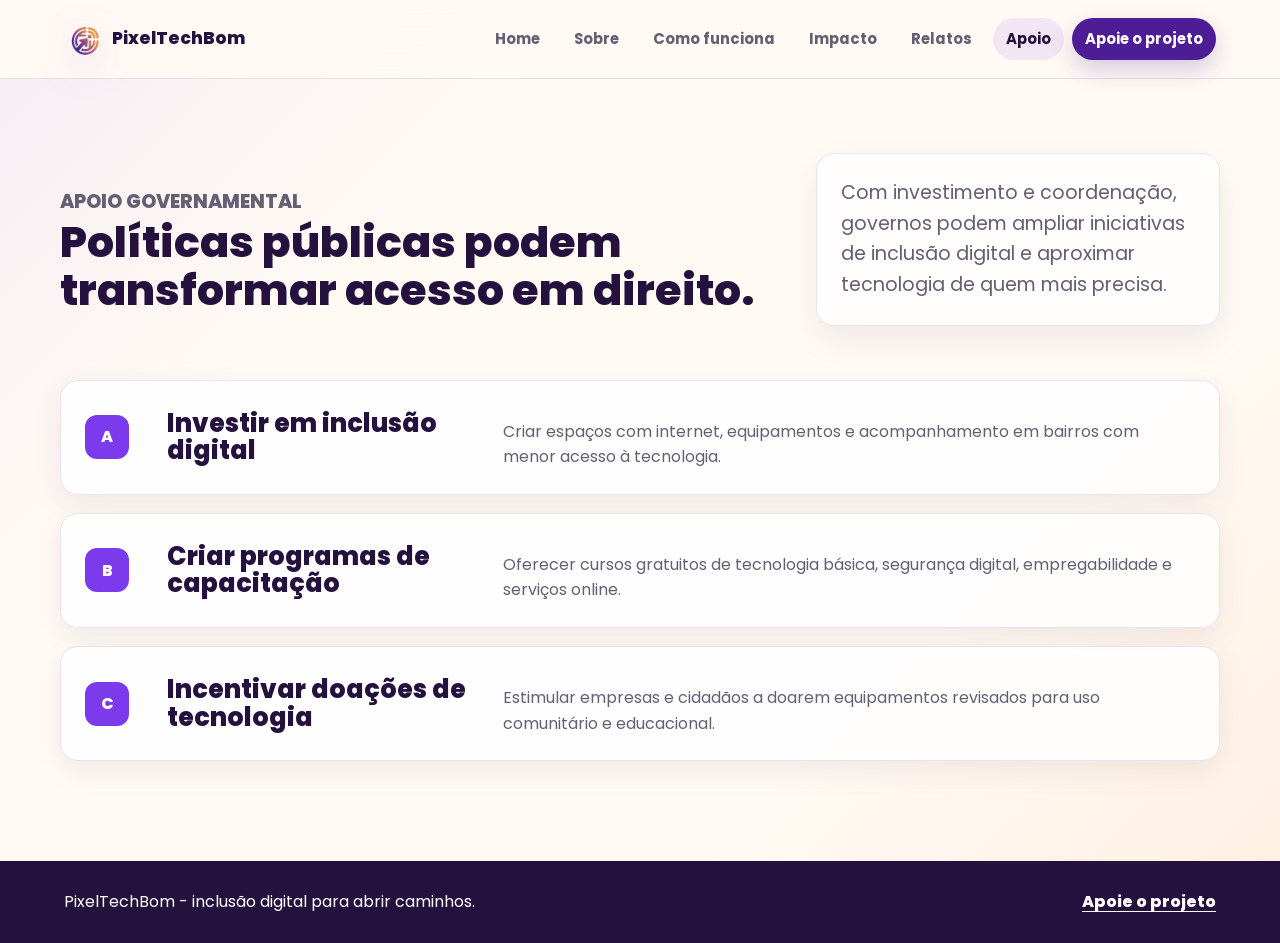
<file: PixelTech/apoio.html>
<!DOCTYPE html>
<html lang="pt-BR">
<head>
  <meta charset="UTF-8">
  <meta name="viewport" content="width=device-width, initial-scale=1.0">
  <title>Apoio governamental | PixelTechBom</title>
  <link rel="icon" type="image/png" href="logo-pixel-removebg-preview.png">
  <link rel="preconnect" href="https://fonts.googleapis.com">
  <link rel="preconnect" href="https://fonts.gstatic.com" crossorigin>
  <link href="https://fonts.googleapis.com/css2?family=Poppins:wght@400;500;600;700;800;900&display=swap" rel="stylesheet">
  <link rel="stylesheet" href="style.css">
</head>
<body>
  <header class="site-header">
    <a class="brand" href="index.html" aria-label="PixelTechBom - página inicial">
      <span class="brand-mark"><img src="logo-pixel-removebg-preview.png" alt=""></span>
      <span>PixelTechBom</span>
    </a>
    <nav class="nav-links" aria-label="Navegação principal">
      <a href="index.html">Home</a>
      <a href="sobre.html">Sobre</a>
      <a href="funcionamento.html">Como funciona</a>
      <a href="impacto.html">Impacto</a>
      <a href="relatos.html">Relatos</a>
      <a class="active" href="apoio.html">Apoio</a>
      <a class="nav-cta" href="participe.html">Apoie o projeto</a>
    </nav>
  </header>

  <main>
    <section class="page-hero">
      <div>
        <p class="eyebrow">Apoio governamental</p>
        <h1>Políticas públicas podem transformar acesso em direito.</h1>
      </div>
      <p>
        Com investimento e coordenação, governos podem ampliar iniciativas de inclusão digital e aproximar tecnologia de quem mais precisa.
      </p>
    </section>

    <section class="support-list">
      <article>
        <span class="icon-badge">A</span>
        <h2>Investir em inclusão digital</h2>
        <p>Criar espaços com internet, equipamentos e acompanhamento em bairros com menor acesso à tecnologia.</p>
      </article>
      <article>
        <span class="icon-badge">B</span>
        <h2>Criar programas de capacitação</h2>
        <p>Oferecer cursos gratuitos de tecnologia básica, segurança digital, empregabilidade e serviços online.</p>
      </article>
      <article>
        <span class="icon-badge">C</span>
        <h2>Incentivar doações de tecnologia</h2>
        <p>Estimular empresas e cidadãos a doarem equipamentos revisados para uso comunitário e educacional.</p>
      </article>
    </section>
  </main>

  <footer class="site-footer">
    <p>PixelTechBom - inclusão digital para abrir caminhos.</p>
    <a href="participe.html">Apoie o projeto</a>
  </footer>
  <script src="script.js"></script>
</body>
</html>
</file>
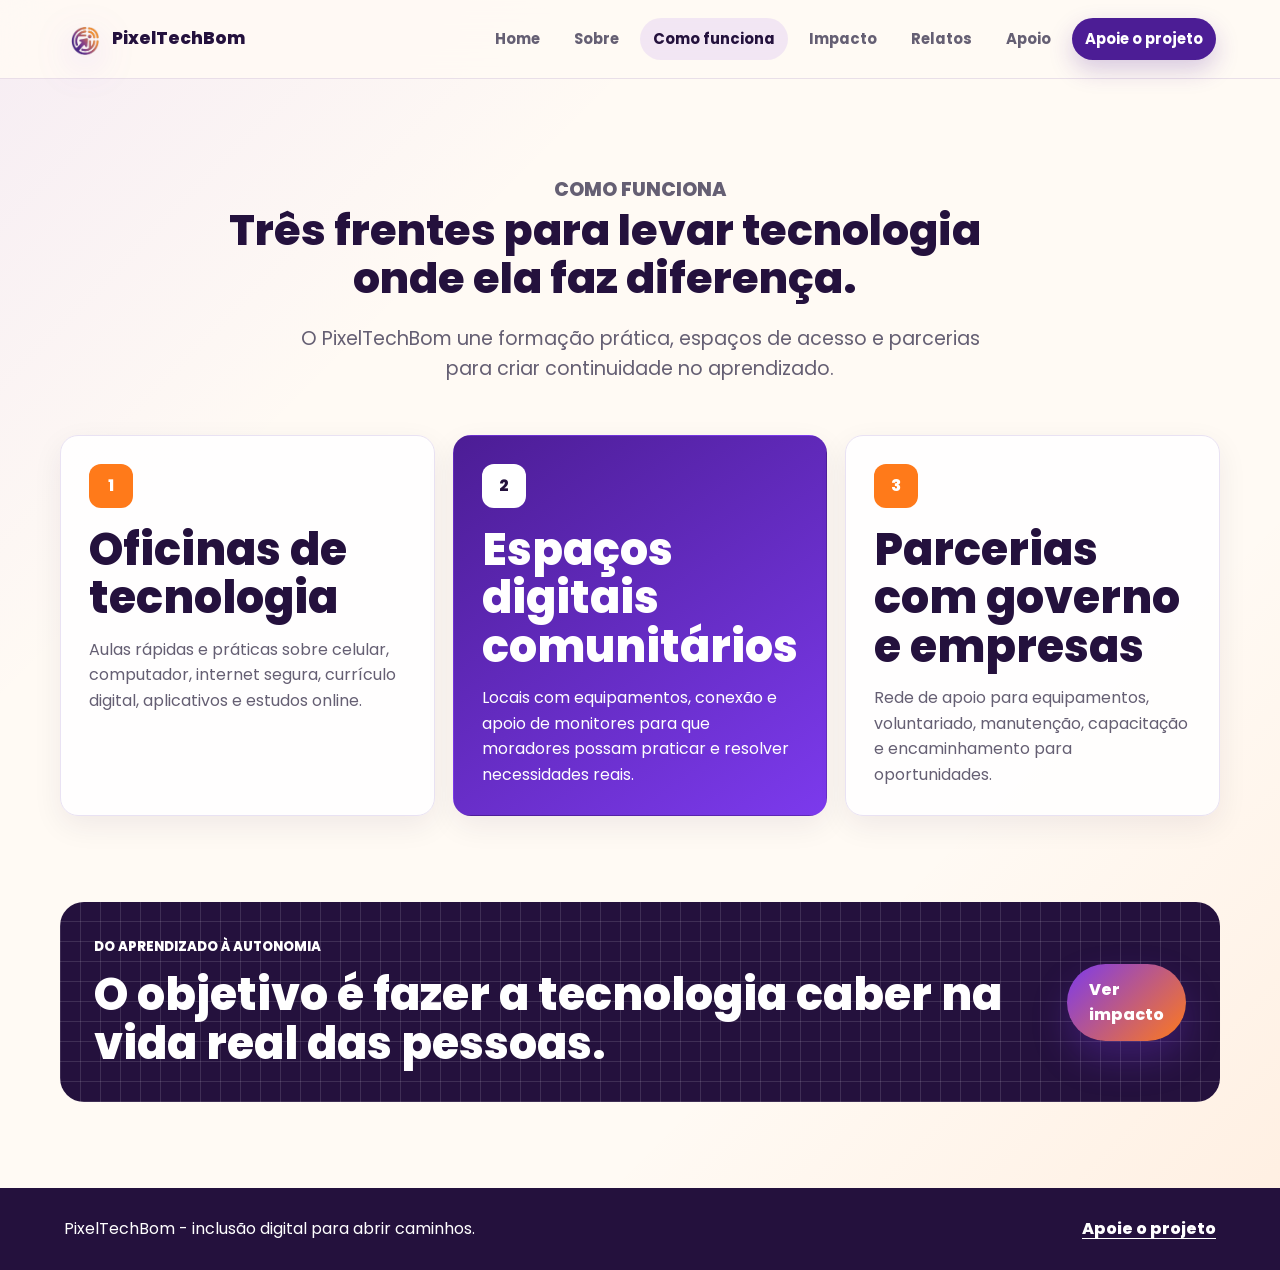
<file: PixelTech/funcionamento.html>
<!DOCTYPE html>
<html lang="pt-BR">
<head>
  <meta charset="UTF-8">
  <meta name="viewport" content="width=device-width, initial-scale=1.0">
  <title>Como funciona | PixelTechBom</title>
  <link rel="icon" type="image/png" href="logo-pixel-removebg-preview.png">
  <link rel="preconnect" href="https://fonts.googleapis.com">
  <link rel="preconnect" href="https://fonts.gstatic.com" crossorigin>
  <link href="https://fonts.googleapis.com/css2?family=Poppins:wght@400;500;600;700;800;900&display=swap" rel="stylesheet">
  <link rel="stylesheet" href="style.css">
</head>
<body>
  <header class="site-header">
    <a class="brand" href="index.html" aria-label="PixelTechBom - página inicial">
      <span class="brand-mark"><img src="logo-pixel-removebg-preview.png" alt=""></span>
      <span>PixelTechBom</span>
    </a>
    <nav class="nav-links" aria-label="Navegação principal">
      <a href="index.html">Home</a>
      <a href="sobre.html">Sobre</a>
      <a class="active" href="funcionamento.html">Como funciona</a>
      <a href="impacto.html">Impacto</a>
      <a href="relatos.html">Relatos</a>
      <a href="apoio.html">Apoio</a>
      <a class="nav-cta" href="participe.html">Apoie o projeto</a>
    </nav>
  </header>

  <main>
    <section class="page-hero center">
      <div>
        <p class="eyebrow">Como funciona</p>
        <h1>Três frentes para levar tecnologia onde ela faz diferença.</h1>
      </div>
      <p>
        O PixelTechBom une formação prática, espaços de acesso e parcerias para criar continuidade no aprendizado.
      </p>
    </section>

    <section class="steps-section">
      <article class="step-card">
        <span class="step-number">1</span>
        <h2>Oficinas de tecnologia</h2>
        <p>Aulas rápidas e práticas sobre celular, computador, internet segura, currículo digital, aplicativos e estudos online.</p>
      </article>
      <article class="step-card featured">
        <span class="step-number">2</span>
        <h2>Espaços digitais comunitários</h2>
        <p>Locais com equipamentos, conexão e apoio de monitores para que moradores possam praticar e resolver necessidades reais.</p>
      </article>
      <article class="step-card">
        <span class="step-number">3</span>
        <h2>Parcerias com governo e empresas</h2>
        <p>Rede de apoio para equipamentos, voluntariado, manutenção, capacitação e encaminhamento para oportunidades.</p>
      </article>
    </section>

    <section class="cta-band">
      <div>
        <p class="eyebrow">Do aprendizado à autonomia</p>
        <h2>O objetivo é fazer a tecnologia caber na vida real das pessoas.</h2>
      </div>
      <a class="button primary" href="impacto.html">Ver impacto</a>
    </section>
  </main>

  <footer class="site-footer">
    <p>PixelTechBom - inclusão digital para abrir caminhos.</p>
    <a href="participe.html">Apoie o projeto</a>
  </footer>
  <script src="script.js"></script>
</body>
</html>
</file>
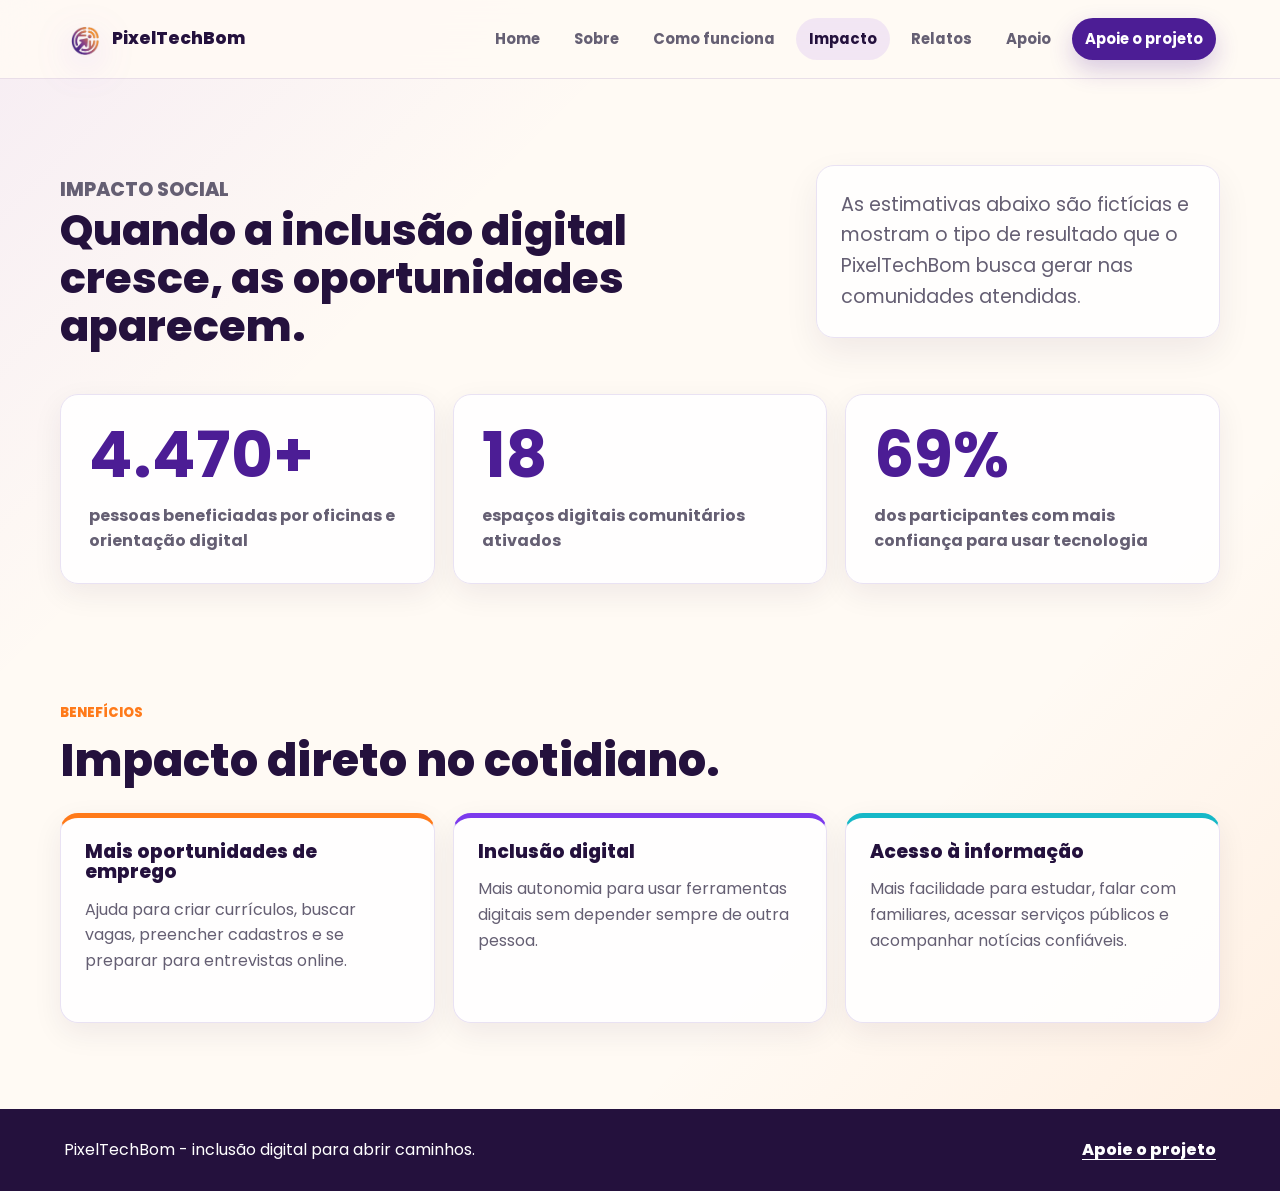
<file: PixelTech/impacto.html>
<!DOCTYPE html>
<html lang="pt-BR">
<head>
  <meta charset="UTF-8">
  <meta name="viewport" content="width=device-width, initial-scale=1.0">
  <title>Impacto social | PixelTechBom</title>
  <link rel="icon" type="image/png" href="logo-pixel-removebg-preview.png">
  <link rel="preconnect" href="https://fonts.googleapis.com">
  <link rel="preconnect" href="https://fonts.gstatic.com" crossorigin>
  <link href="https://fonts.googleapis.com/css2?family=Poppins:wght@400;500;600;700;800;900&display=swap" rel="stylesheet">
  <link rel="stylesheet" href="style.css">
</head>
<body>
  <header class="site-header">
    <a class="brand" href="index.html" aria-label="PixelTechBom - página inicial">
      <span class="brand-mark"><img src="logo-pixel-removebg-preview.png" alt=""></span>
      <span>PixelTechBom</span>
    </a>
    <nav class="nav-links" aria-label="Navegação principal">
      <a href="index.html">Home</a>
      <a href="sobre.html">Sobre</a>
      <a href="funcionamento.html">Como funciona</a>
      <a class="active" href="impacto.html">Impacto</a>
      <a href="relatos.html">Relatos</a>
      <a href="apoio.html">Apoio</a>
      <a class="nav-cta" href="participe.html">Apoie o projeto</a>
    </nav>
  </header>

  <main>
    <section class="page-hero">
      <div>
        <p class="eyebrow">Impacto social</p>
        <h1>Quando a inclusão digital cresce, as oportunidades aparecem.</h1>
      </div>
      <p>
        As estimativas abaixo são fictícias e mostram o tipo de resultado que o PixelTechBom busca gerar nas comunidades atendidas.
      </p>
    </section>

    <section class="stats-grid">
      <article class="stat-card">
        <strong>4.800+</strong>
        <span>pessoas beneficiadas por oficinas e orientação digital</span>
      </article>
      <article class="stat-card">
        <strong>18</strong>
        <span>espaços digitais comunitários ativados</span>
      </article>
      <article class="stat-card">
        <strong>72%</strong>
        <span>dos participantes com mais confiança para usar tecnologia</span>
      </article>
    </section>

    <section class="section">
      <div class="section-heading">
        <p class="eyebrow">Benefícios</p>
        <h2>Impacto direto no cotidiano.</h2>
      </div>
      <div class="feature-grid">
        <article class="card accent-orange">
          <h3>Mais oportunidades de emprego</h3>
          <p>Ajuda para criar currículos, buscar vagas, preencher cadastros e se preparar para entrevistas online.</p>
        </article>
        <article class="card accent-purple">
          <h3>Inclusão digital</h3>
          <p>Mais autonomia para usar ferramentas digitais sem depender sempre de outra pessoa.</p>
        </article>
        <article class="card accent-blue">
          <h3>Acesso à informação</h3>
          <p>Mais facilidade para estudar, falar com familiares, acessar serviços públicos e acompanhar notícias confiáveis.</p>
        </article>
      </div>
    </section>
  </main>

  <footer class="site-footer">
    <p>PixelTechBom - inclusão digital para abrir caminhos.</p>
    <a href="participe.html">Apoie o projeto</a>
  </footer>
  <script src="script.js"></script>
</body>
</html>
</file>
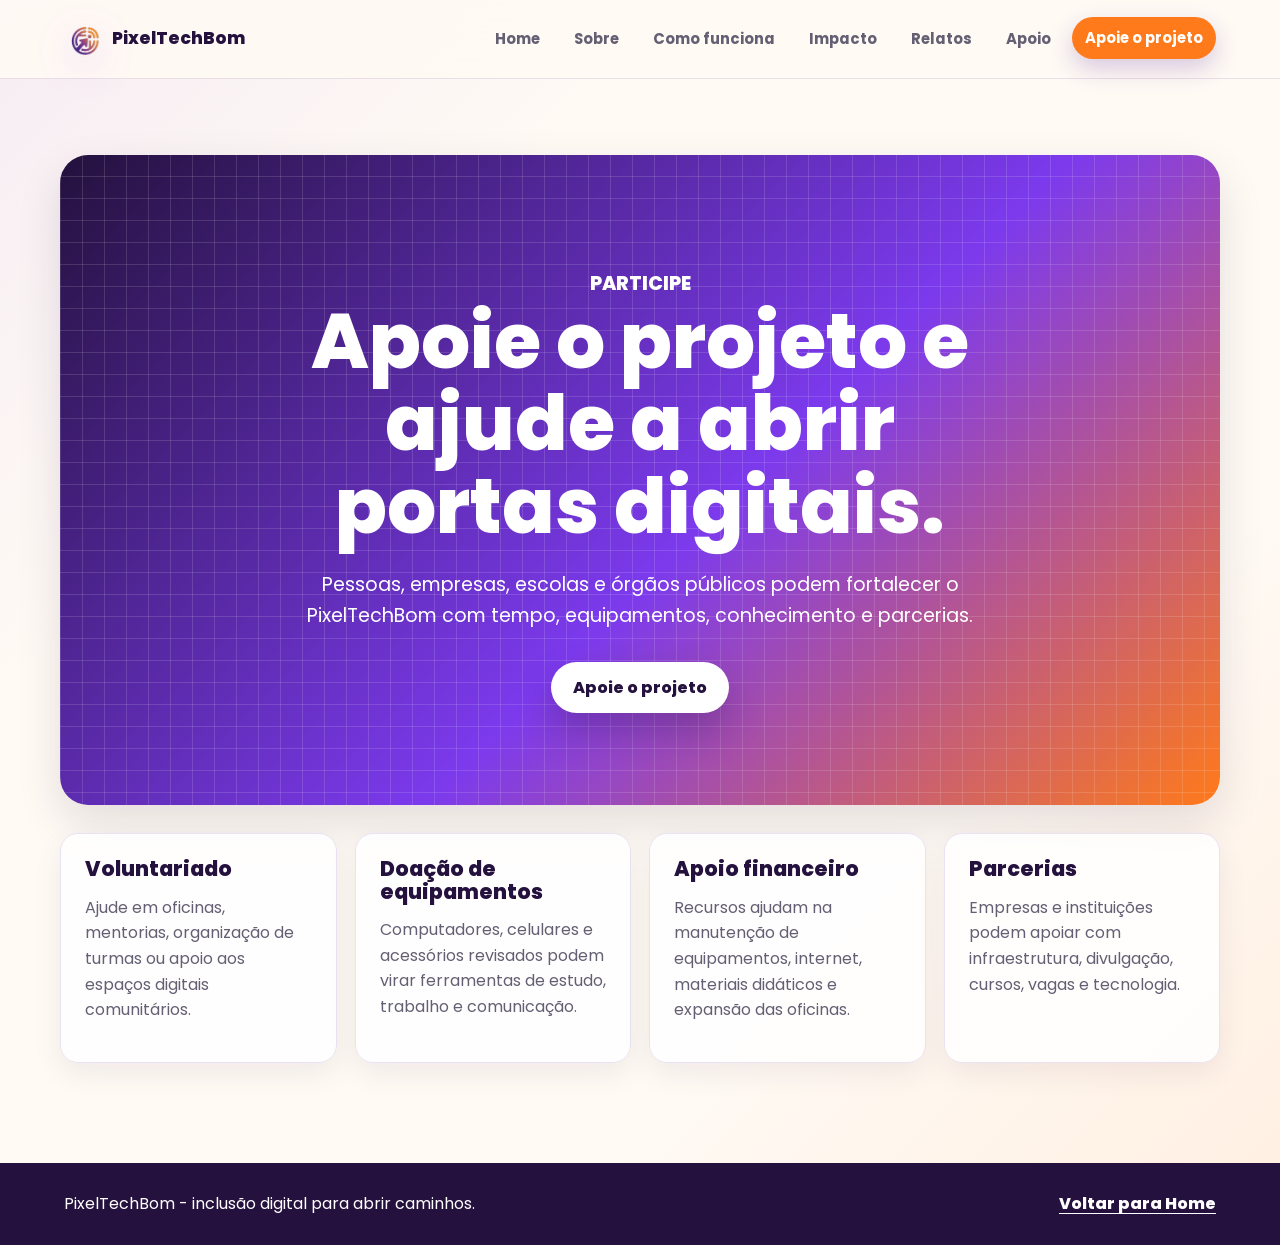
<file: PixelTech/participe.html>
<!DOCTYPE html>
<html lang="pt-BR">
<head>
  <meta charset="UTF-8">
  <meta name="viewport" content="width=device-width, initial-scale=1.0">
  <title>Participe | PixelTechBom</title>
  <link rel="icon" type="image/png" href="logo-pixel-removebg-preview.png">
  <link rel="preconnect" href="https://fonts.googleapis.com">
  <link rel="preconnect" href="https://fonts.gstatic.com" crossorigin>
  <link href="https://fonts.googleapis.com/css2?family=Poppins:wght@400;500;600;700;800;900&display=swap" rel="stylesheet">
  <link rel="stylesheet" href="style.css">
</head>
<body>
  <header class="site-header">
    <a class="brand" href="index.html" aria-label="PixelTechBom - página inicial">
      <span class="brand-mark"><img src="logo-pixel-removebg-preview.png" alt=""></span>
      <span>PixelTechBom</span>
    </a>
    <nav class="nav-links" aria-label="Navegação principal">
      <a href="index.html">Home</a>
      <a href="sobre.html">Sobre</a>
      <a href="funcionamento.html">Como funciona</a>
      <a href="impacto.html">Impacto</a>
      <a href="relatos.html">Relatos</a>
      <a href="apoio.html">Apoio</a>
      <a class="nav-cta active" href="participe.html">Apoie o projeto</a>
    </nav>
  </header>

  <main>
    <section class="final-cta">
      <p class="eyebrow">Participe</p>
      <h1>Apoie o projeto e ajude a abrir portas digitais.</h1>
      <p>
        Pessoas, empresas, escolas e órgãos públicos podem fortalecer o PixelTechBom com tempo, equipamentos, conhecimento e parcerias.
      </p>
      <a class="button primary light" href="mailto:contato@pixeltechbom.org">Apoie o projeto</a>
    </section>

    <section class="participation-grid">
      <article class="card">
        <h2>Voluntariado</h2>
        <p>Ajude em oficinas, mentorias, organização de turmas ou apoio aos espaços digitais comunitários.</p>
      </article>
      <article class="card">
        <h2>Doação de equipamentos</h2>
        <p>Computadores, celulares e acessórios revisados podem virar ferramentas de estudo, trabalho e comunicação.</p>
      </article>
      <article class="card">
        <h2>Apoio financeiro</h2>
        <p>Recursos ajudam na manutenção de equipamentos, internet, materiais didáticos e expansão das oficinas.</p>
      </article>
      <article class="card">
        <h2>Parcerias</h2>
        <p>Empresas e instituições podem apoiar com infraestrutura, divulgação, cursos, vagas e tecnologia.</p>
      </article>
    </section>
  </main>

  <footer class="site-footer">
    <p>PixelTechBom - inclusão digital para abrir caminhos.</p>
    <a href="index.html">Voltar para Home</a>
  </footer>
  <script src="script.js"></script>
</body>
</html>
</file>
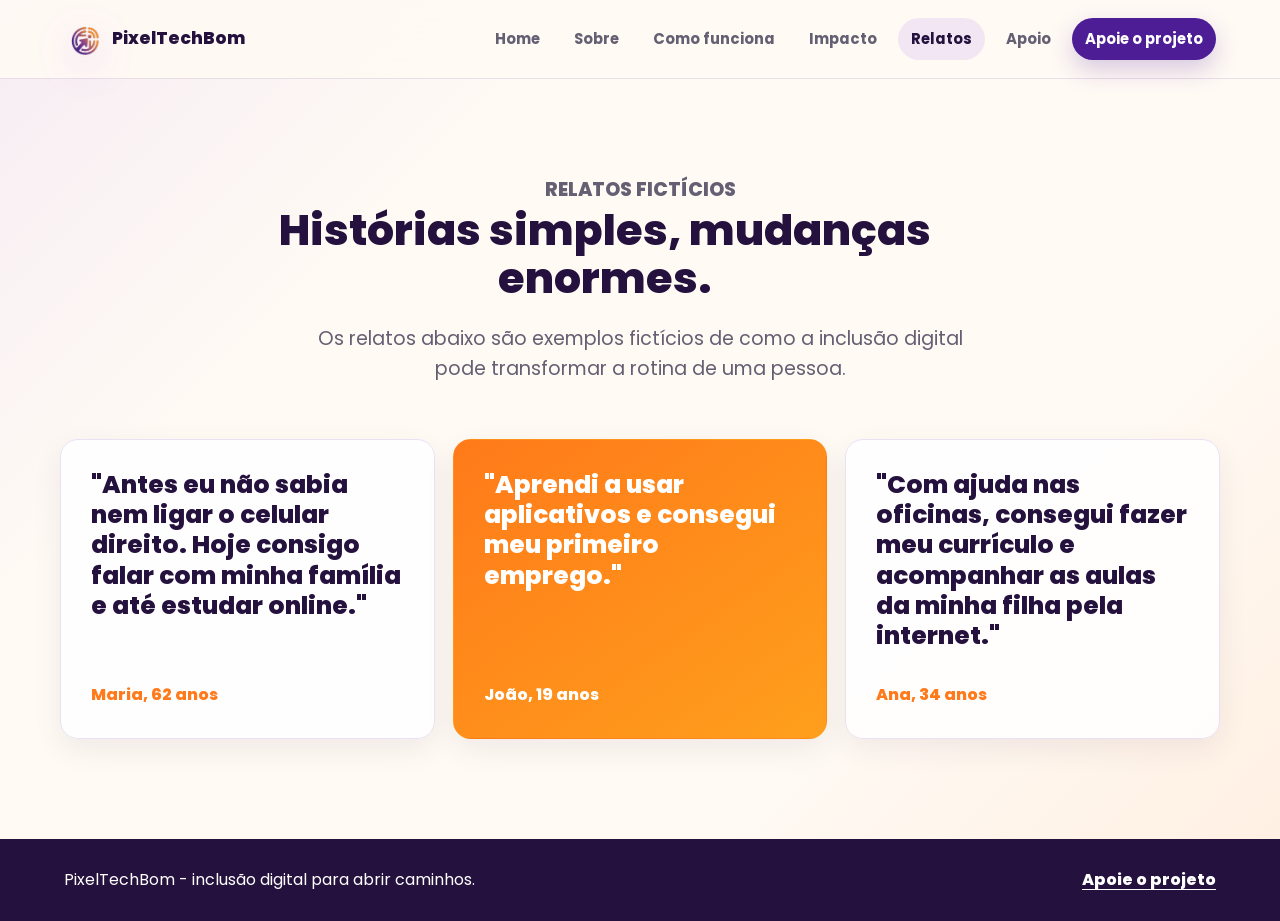
<file: PixelTech/relatos.html>
<!DOCTYPE html>
<html lang="pt-BR">
<head>
  <meta charset="UTF-8">
  <meta name="viewport" content="width=device-width, initial-scale=1.0">
  <title>Relatos | PixelTechBom</title>
  <link rel="icon" type="image/png" href="logo-pixel-removebg-preview.png">
  <link rel="preconnect" href="https://fonts.googleapis.com">
  <link rel="preconnect" href="https://fonts.gstatic.com" crossorigin>
  <link href="https://fonts.googleapis.com/css2?family=Poppins:wght@400;500;600;700;800;900&display=swap" rel="stylesheet">
  <link rel="stylesheet" href="style.css">
</head>
<body>
  <header class="site-header">
    <a class="brand" href="index.html" aria-label="PixelTechBom - página inicial">
      <span class="brand-mark"><img src="logo-pixel-removebg-preview.png" alt=""></span>
      <span>PixelTechBom</span>
    </a>
    <nav class="nav-links" aria-label="Navegação principal">
      <a href="index.html">Home</a>
      <a href="sobre.html">Sobre</a>
      <a href="funcionamento.html">Como funciona</a>
      <a href="impacto.html">Impacto</a>
      <a class="active" href="relatos.html">Relatos</a>
      <a href="apoio.html">Apoio</a>
      <a class="nav-cta" href="participe.html">Apoie o projeto</a>
    </nav>
  </header>

  <main>
    <section class="page-hero center">
      <div>
        <p class="eyebrow">Relatos fictícios</p>
        <h1>Histórias simples, mudanças enormes.</h1>
      </div>
      <p>
        Os relatos abaixo são exemplos fictícios de como a inclusão digital pode transformar a rotina de uma pessoa.
      </p>
    </section>

    <section class="testimonial-grid">
      <article class="testimonial-card">
        <p>"Antes eu não sabia nem ligar o celular direito. Hoje consigo falar com minha família e até estudar online."</p>
        <span>Maria, 62 anos</span>
      </article>
      <article class="testimonial-card bright">
        <p>"Aprendi a usar aplicativos e consegui meu primeiro emprego."</p>
        <span>João, 19 anos</span>
      </article>
      <article class="testimonial-card">
        <p>"Com ajuda nas oficinas, consegui fazer meu currículo e acompanhar as aulas da minha filha pela internet."</p>
        <span>Ana, 34 anos</span>
      </article>
    </section>
  </main>

  <footer class="site-footer">
    <p>PixelTechBom - inclusão digital para abrir caminhos.</p>
    <a href="participe.html">Apoie o projeto</a>
  </footer>
  <script src="script.js"></script>
</body>
</html>
</file>
<file: PixelTech/style.css>
:root {
  --purple-950: #24113d;
  --purple-800: #4c1d95;
  --purple-600: #7c3aed;
  --orange-500: #ff7a1a;
  --orange-400: #ff9f1c;
  --cyan-500: #16b8c7;
  --ink: #171421;
  --muted: #655f73;
  --line: #e9e2f3;
  --surface: #ffffff;
  --soft: #fff7ed;
  --page: #fffaf4;
  --shadow: 0 18px 45px rgba(36, 17, 61, 0.12);
}

* {
  box-sizing: border-box;
}

html {
  scroll-behavior: smooth;
}

body {
  margin: 0;
  color: var(--ink);
  background:
    linear-gradient(135deg, rgba(124, 58, 237, 0.07), transparent 28%),
    linear-gradient(315deg, rgba(255, 122, 26, 0.09), transparent 30%),
    var(--page);
  font-family: "Poppins", Arial, sans-serif;
  line-height: 1.6;
  overflow-x: hidden;
}

body.modal-open {
  overflow: hidden;
}

a {
  color: inherit;
  text-decoration: none;
}

img {
  display: block;
  max-width: 100%;
}

.site-header {
  position: sticky;
  top: 0;
  z-index: 10;
  display: flex;
  align-items: center;
  justify-content: space-between;
  gap: 24px;
  padding: 18px clamp(18px, 5vw, 72px);
  background: rgba(255, 250, 244, 0.9);
  border-bottom: 1px solid rgba(76, 29, 149, 0.12);
  backdrop-filter: blur(18px);
  transition: transform 220ms ease, box-shadow 220ms ease;
}

.site-header.is-scrolled {
  box-shadow: 0 14px 35px rgba(36, 17, 61, 0.1);
}

.brand {
  display: inline-flex;
  align-items: center;
  gap: 10px;
  color: var(--purple-950);
  font-size: 1.08rem;
  font-weight: 800;
  white-space: nowrap;
}

.brand-mark {
  display: grid;
  width: 38px;
  height: 38px;
  overflow: visible;
  place-items: center;
  background: transparent;
  border-radius: 10px;
  box-shadow: none;
}

.brand-mark img {
  width: 42px;
  height: 42px;
  max-width: none;
  object-fit: contain;
  object-position: center;
  filter: drop-shadow(0 10px 18px rgba(124, 58, 237, 0.26));
}

.nav-links {
  display: flex;
  align-items: center;
  justify-content: flex-end;
  flex-wrap: wrap;
  gap: 8px;
}

.nav-links a {
  flex: 0 0 auto;
  min-height: 40px;
  padding: 9px 13px;
  color: var(--muted);
  border-radius: 999px;
  font-size: 0.93rem;
  font-weight: 700;
  transition: 180ms ease;
}

.nav-links a:hover,
.nav-links a.active {
  color: var(--purple-950);
  background: rgba(124, 58, 237, 0.1);
}

.nav-links .nav-cta {
  color: #ffffff;
  background: var(--purple-800);
  box-shadow: 0 10px 25px rgba(76, 29, 149, 0.22);
}

.nav-links .nav-cta:hover,
.nav-links .nav-cta.active {
  color: #ffffff;
  background: var(--orange-500);
  transform: translateY(-1px);
}

main {
  overflow: hidden;
}

.hero {
  display: grid;
  grid-template-columns: minmax(0, 1.05fr) minmax(320px, 0.95fr);
  align-items: center;
  gap: clamp(32px, 5vw, 72px);
  min-height: calc(100vh - 76px);
  padding: clamp(52px, 8vw, 96px) clamp(18px, 5vw, 72px);
}

.hero-copy {
  width: 100%;
  max-width: 740px;
  min-width: 0;
}

.eyebrow {
  margin: 0 0 14px;
  color: var(--orange-500);
  font-size: 0.82rem;
  font-weight: 800;
  letter-spacing: 0;
  text-transform: uppercase;
}

h1,
h2,
h3,
p {
  overflow-wrap: anywhere;
}

h1,
h2,
h3 {
  margin: 0;
  color: var(--purple-950);
  line-height: 1.08;
  letter-spacing: 0;
}

h1 {
  width: 100%;
  max-width: 780px;
  font-size: clamp(2.45rem, 6vw, 5.6rem);
  font-weight: 800;
}

h2 {
  font-size: clamp(1.7rem, 3.5vw, 3rem);
  font-weight: 800;
}

h3 {
  font-size: 1.18rem;
  font-weight: 800;
}

.hero-text,
.page-hero p,
.final-cta p {
  max-width: 690px;
  margin: 22px 0 0;
  color: var(--muted);
  font-size: clamp(1rem, 1.5vw, 1.2rem);
}

.hero-actions {
  display: flex;
  flex-wrap: wrap;
  gap: 14px;
  margin-top: 32px;
}

.button {
  display: inline-flex;
  align-items: center;
  justify-content: center;
  min-height: 50px;
  padding: 13px 22px;
  border-radius: 999px;
  font-weight: 800;
  transition: 180ms ease;
}

.button:hover {
  transform: translateY(-2px);
}

.button.primary {
  color: #ffffff;
  background: linear-gradient(135deg, var(--purple-600), var(--orange-500));
  box-shadow: 0 18px 36px rgba(124, 58, 237, 0.26);
}

.button.primary.light {
  color: var(--purple-950);
  background: #ffffff;
  box-shadow: 0 18px 36px rgba(36, 17, 61, 0.25);
}

.button.secondary {
  color: var(--purple-800);
  background: #ffffff;
  border: 1px solid var(--line);
}

.hero-visual {
  position: relative;
  min-height: 520px;
  isolation: isolate;
}

.hero-visual::before {
  position: absolute;
  top: -18px;
  right: -18px;
  width: 52%;
  height: 54%;
  content: "";
  background:
    linear-gradient(90deg, rgba(255, 255, 255, 0.24) 1px, transparent 1px),
    linear-gradient(0deg, rgba(255, 255, 255, 0.24) 1px, transparent 1px),
    linear-gradient(135deg, var(--purple-600), var(--orange-500));
  background-size: 18px 18px, 18px 18px, auto;
  border-radius: 28px;
  transform: rotate(4deg);
}

.hero-visual img {
  position: relative;
  width: 100%;
  height: 520px;
  object-fit: cover;
  border: 8px solid #ffffff;
  border-radius: 30px;
  box-shadow: var(--shadow);
}

.floating-card {
  position: absolute;
  z-index: 2;
  right: clamp(8px, 3vw, 28px);
  display: grid;
  gap: 2px;
  max-width: 210px;
  padding: 16px 18px;
  background: rgba(255, 255, 255, 0.94);
  border: 1px solid rgba(124, 58, 237, 0.15);
  border-radius: 18px;
  box-shadow: var(--shadow);
}

.floating-card.top {
  top: 24px;
}

.floating-card.bottom {
  right: auto;
  bottom: 30px;
  left: 18px;
}

.floating-card strong {
  color: var(--purple-800);
  font-size: 1.45rem;
  line-height: 1;
}

.floating-card span {
  color: var(--muted);
  font-size: 0.9rem;
  font-weight: 700;
}

.section,
.split-section,
.steps-section,
.stats-grid,
.testimonial-grid,
.support-list,
.participation-grid,
.cta-band,
.page-hero,
.final-cta {
  width: min(1160px, calc(100% - 36px));
  margin: 0 auto;
}

.section {
  padding: clamp(52px, 7vw, 86px) 0;
}

.section.compact {
  padding-top: 16px;
}

.reveal-on-scroll {
  opacity: 0;
  transform: translateY(22px);
  transition: opacity 600ms ease, transform 600ms ease;
}

.reveal-on-scroll.is-visible {
  opacity: 1;
  transform: translateY(0);
}

.card.reveal-on-scroll,
.step-card.reveal-on-scroll,
.stat-card.reveal-on-scroll,
.testimonial-card.reveal-on-scroll,
.support-list article.reveal-on-scroll {
  transition: opacity 600ms ease, transform 600ms ease, box-shadow 180ms ease;
}

@media (prefers-reduced-motion: reduce) {
  html {
    scroll-behavior: auto;
  }

  *,
  *::before,
  *::after {
    transition-duration: 0.01ms !important;
    animation-duration: 0.01ms !important;
    animation-iteration-count: 1 !important;
  }

  .reveal-on-scroll {
    opacity: 1;
    transform: none;
  }
}

.section.tinted {
  width: 100%;
  max-width: none;
  margin-top: 30px;
  padding-right: clamp(18px, 5vw, 72px);
  padding-left: clamp(18px, 5vw, 72px);
  background: linear-gradient(135deg, rgba(124, 58, 237, 0.09), rgba(255, 122, 26, 0.12));
}

.section-heading {
  max-width: 760px;
  margin-bottom: 28px;
}

.feature-grid,
.stats-grid,
.testimonial-grid,
.participation-grid {
  display: grid;
  grid-template-columns: repeat(3, minmax(0, 1fr));
  gap: 18px;
}

.feature-grid.two {
  grid-template-columns: repeat(2, minmax(0, 1fr));
}

.card,
.stat-card,
.testimonial-card,
.step-card,
.support-list article {
  min-width: 0;
  background: rgba(255, 255, 255, 0.88);
  border: 1px solid var(--line);
  border-radius: 18px;
  box-shadow: 0 10px 30px rgba(36, 17, 61, 0.07);
}

.card {
  min-height: 210px;
  padding: 24px;
  transition: 180ms ease;
}

.card:hover,
.step-card:hover,
.support-list article:hover {
  transform: translateY(-4px);
  box-shadow: var(--shadow);
}

.card p,
.step-card p,
.support-list p {
  margin: 14px 0 0;
  color: var(--muted);
}

.icon-badge,
.step-number {
  display: grid;
  width: 44px;
  height: 44px;
  margin-bottom: 18px;
  place-items: center;
  color: #ffffff;
  background: var(--orange-500);
  border-radius: 12px;
  font-weight: 800;
}

.page-hero {
  display: grid;
  grid-template-columns: minmax(0, 0.95fr) minmax(300px, 0.55fr);
  gap: clamp(28px, 5vw, 58px);
  align-items: center;
  padding: clamp(42px, 6vw, 74px) 0 26px;
}

.page-hero h1 {
  max-width: 780px;
  font-size: clamp(2.2rem, 3.35vw, 3.4rem);
  line-height: 1.12;
}

.page-hero:not(.center) > p {
  align-self: center;
  margin: 0;
  padding: 24px;
  background: rgba(255, 255, 255, 0.82);
  border: 1px solid var(--line);
  border-radius: 18px;
  box-shadow: 0 14px 35px rgba(36, 17, 61, 0.07);
}

.page-hero.center {
  display: block;
  max-width: 850px;
  text-align: center;
}

.page-hero.center p {
  margin-right: auto;
  margin-left: auto;
}

.split-section {
  display: grid;
  grid-template-columns: minmax(0, 0.9fr) minmax(300px, 1fr);
  gap: 34px;
  align-items: center;
  padding: 34px 0 clamp(52px, 7vw, 86px);
}

.text-stack {
  display: grid;
  gap: 18px;
}

.text-stack p {
  margin: 0;
  color: var(--muted);
  font-size: 1.05rem;
}

.image-panel {
  position: relative;
}

.image-panel::after {
  position: absolute;
  right: -12px;
  bottom: -12px;
  width: 42%;
  height: 42%;
  content: "";
  background: var(--orange-500);
  border-radius: 18px;
  z-index: -1;
}

.image-panel img {
  width: 100%;
  height: 420px;
  object-fit: cover;
  border: 8px solid #ffffff;
  border-radius: 24px;
  box-shadow: var(--shadow);
}

.steps-section {
  display: grid;
  grid-template-columns: repeat(3, minmax(0, 1fr));
  gap: 18px;
  padding: 24px 0 clamp(52px, 7vw, 86px);
}

.step-card {
  min-height: 330px;
  padding: 28px;
  transition: 180ms ease;
}

.step-card.featured {
  color: #ffffff;
  background: linear-gradient(145deg, var(--purple-800), var(--purple-600));
  border-color: transparent;
}

.step-card.featured h2,
.step-card.featured p {
  color: #ffffff;
}

.step-card.featured .step-number {
  color: var(--purple-950);
  background: #ffffff;
}

.cta-band {
  display: flex;
  align-items: center;
  justify-content: space-between;
  gap: 24px;
  margin-bottom: clamp(52px, 7vw, 86px);
  padding: 34px;
  color: #ffffff;
  background:
    linear-gradient(90deg, rgba(255, 255, 255, 0.12) 1px, transparent 1px),
    linear-gradient(0deg, rgba(255, 255, 255, 0.12) 1px, transparent 1px),
    var(--purple-950);
  background-size: 20px 20px, 20px 20px, auto;
  border-radius: 24px;
}

.cta-band h2,
.cta-band .eyebrow {
  color: #ffffff;
}

.stats-grid {
  padding: 18px 0 32px;
}

.stat-card {
  min-height: 190px;
  padding: 28px;
}

.stat-card strong {
  display: block;
  color: var(--purple-800);
  font-size: clamp(2.4rem, 5vw, 4rem);
  line-height: 1;
}

.stat-card span {
  display: block;
  margin-top: 16px;
  color: var(--muted);
  font-weight: 700;
}

.accent-orange {
  border-top: 5px solid var(--orange-500);
}

.accent-purple {
  border-top: 5px solid var(--purple-600);
}

.accent-blue {
  border-top: 5px solid var(--cyan-500);
}

.testimonial-grid {
  padding: 28px 0 clamp(62px, 8vw, 100px);
}

.testimonial-card {
  display: flex;
  min-height: 300px;
  padding: 30px;
  flex-direction: column;
  justify-content: space-between;
}

.testimonial-card p {
  margin: 0;
  color: var(--purple-950);
  font-size: clamp(1.2rem, 2vw, 1.55rem);
  font-weight: 800;
  line-height: 1.22;
}

.testimonial-card span {
  margin-top: 24px;
  color: var(--orange-500);
  font-weight: 800;
}

.testimonial-card.bright {
  background: linear-gradient(145deg, var(--orange-500), var(--orange-400));
  border-color: transparent;
}

.testimonial-card.bright p,
.testimonial-card.bright span {
  color: #ffffff;
}

.support-list {
  display: grid;
  gap: 18px;
  padding: 28px 0 clamp(62px, 8vw, 100px);
}

.support-list article {
  display: grid;
  grid-template-columns: 64px minmax(0, 0.46fr) minmax(260px, 1fr);
  gap: 18px;
  align-items: center;
  padding: 24px;
  transition: 180ms ease;
}

.support-list .icon-badge {
  margin: 0;
  background: var(--purple-600);
}

.support-list h2 {
  font-size: clamp(1.25rem, 2vw, 1.8rem);
}

.final-cta {
  margin-top: clamp(40px, 7vw, 76px);
  padding: clamp(48px, 8vw, 92px);
  color: #ffffff;
  text-align: center;
  background:
    linear-gradient(90deg, rgba(255, 255, 255, 0.13) 1px, transparent 1px),
    linear-gradient(0deg, rgba(255, 255, 255, 0.13) 1px, transparent 1px),
    linear-gradient(135deg, var(--purple-950), var(--purple-600) 56%, var(--orange-500));
  background-size: 22px 22px, 22px 22px, auto;
  border-radius: 28px;
  box-shadow: var(--shadow);
}

.final-cta h1,
.final-cta p,
.final-cta .eyebrow {
  color: #ffffff;
}

.final-cta h1,
.final-cta p {
  margin-right: auto;
  margin-left: auto;
}

.final-cta .button {
  margin-top: 30px;
}

.participation-grid {
  grid-template-columns: repeat(4, minmax(0, 1fr));
  padding: 28px 0 clamp(62px, 8vw, 100px);
}

.participation-grid .card {
  min-height: 230px;
}

.participation-grid h2 {
  font-size: 1.3rem;
}

.site-footer {
  display: flex;
  justify-content: space-between;
  gap: 20px;
  padding: 28px clamp(18px, 5vw, 72px);
  color: #ffffff;
  background: var(--purple-950);
}

.site-footer p {
  margin: 0;
}

.site-footer a {
  color: #ffffff;
  font-weight: 800;
  text-decoration: underline;
  text-underline-offset: 4px;
}

.support-modal {
  position: fixed;
  inset: 0;
  z-index: 100;
  display: grid;
  place-items: center;
  padding: 22px;
  opacity: 0;
  pointer-events: none;
  transition: opacity 220ms ease;
}

.support-modal.is-open {
  opacity: 1;
  pointer-events: auto;
}

.support-modal__backdrop {
  position: absolute;
  inset: 0;
  background: rgba(36, 17, 61, 0.62);
  backdrop-filter: blur(8px);
}

.support-modal__dialog {
  position: relative;
  width: min(620px, 100%);
  max-height: min(92vh, 780px);
  overflow: auto;
  padding: clamp(24px, 5vw, 38px);
  background:
    linear-gradient(135deg, rgba(124, 58, 237, 0.08), transparent 42%),
    #ffffff;
  border: 1px solid rgba(124, 58, 237, 0.16);
  border-radius: 22px;
  box-shadow: 0 28px 80px rgba(18, 8, 31, 0.32);
  transform: translateY(16px) scale(0.98);
  transition: transform 220ms ease;
}

.support-modal.is-open .support-modal__dialog {
  transform: translateY(0) scale(1);
}

.support-modal__close {
  position: absolute;
  top: 16px;
  right: 16px;
  display: grid;
  width: 40px;
  height: 40px;
  place-items: center;
  color: var(--purple-950);
  background: var(--soft);
  border: 1px solid var(--line);
  border-radius: 999px;
  cursor: pointer;
  font: inherit;
  font-size: 1.4rem;
  font-weight: 800;
}

.support-modal__dialog h2 {
  max-width: 500px;
  padding-right: 36px;
  font-size: clamp(1.7rem, 4vw, 2.5rem);
}

.support-modal__intro {
  max-width: 480px;
  margin: 14px 0 22px;
  color: var(--muted);
}

.support-form {
  display: grid;
  grid-template-columns: repeat(2, minmax(0, 1fr));
  gap: 14px;
}

.support-form label {
  display: grid;
  gap: 7px;
  color: var(--purple-950);
  font-size: 0.9rem;
  font-weight: 800;
}

.support-form__full,
.support-form__submit {
  grid-column: 1 / -1;
}

.support-form input,
.support-form select,
.support-form textarea {
  width: 100%;
  min-height: 48px;
  padding: 12px 14px;
  color: var(--ink);
  background: #fffaf4;
  border: 1px solid var(--line);
  border-radius: 14px;
  font: inherit;
  outline: none;
  transition: border-color 180ms ease, box-shadow 180ms ease;
}

.support-form textarea {
  resize: vertical;
}

.support-form input:focus,
.support-form select:focus,
.support-form textarea:focus {
  border-color: var(--purple-600);
  box-shadow: 0 0 0 4px rgba(124, 58, 237, 0.12);
}

.support-form__submit {
  border: 0;
  cursor: pointer;
  font: inherit;
}

@media (max-width: 980px) {
  .site-header {
    align-items: flex-start;
    flex-direction: column;
  }

  .nav-links {
    justify-content: flex-start;
  }

  .hero,
  .page-hero,
  .split-section,
  .steps-section,
  .feature-grid,
  .feature-grid.two,
  .stats-grid,
  .testimonial-grid,
  .participation-grid {
    grid-template-columns: 1fr;
  }

  .hero {
    min-height: auto;
  }

  .hero-visual,
  .hero-visual img {
    min-height: 360px;
    height: 420px;
  }

  .support-list article {
    grid-template-columns: 52px 1fr;
  }

  .support-list p {
    grid-column: 1 / -1;
  }

  .cta-band {
    align-items: flex-start;
    flex-direction: column;
  }

  .page-hero:not(.center) > p {
    margin-top: 0;
  }
}

@media (max-width: 620px) {
  .site-header {
    padding: 14px 16px;
    will-change: transform;
  }

  .site-header.is-hidden-mobile {
    transform: translateY(calc(-100% - 8px));
    pointer-events: none;
  }

  .brand-mark {
    width: 34px;
    height: 34px;
  }

  .nav-links {
    align-self: stretch;
    display: grid;
    grid-template-columns: repeat(2, minmax(0, 1fr));
    width: auto;
    max-width: none;
    gap: 7px;
    padding-right: 16px;
  }

  .nav-links a {
    display: inline-flex;
    align-items: center;
    justify-content: center;
    width: 100%;
    min-height: 36px;
    padding: 8px 9px;
    font-size: 0.82rem;
    text-align: center;
    white-space: normal;
    border-radius: 12px;
  }

  .nav-links .nav-cta {
    grid-column: 1 / -1;
  }

  .hero,
  .page-hero {
    padding-top: 38px;
  }

  .page-hero {
    padding-bottom: 18px;
  }

  .page-hero h1 {
    font-size: clamp(2rem, 9vw, 2.8rem);
  }

  .page-hero:not(.center) > p {
    padding: 18px;
    border-radius: 16px;
  }

  .hero {
    width: 100vw;
    max-width: 100vw;
    padding-right: 24px;
    padding-left: 24px;
  }

  .hero-copy,
  .hero-text,
  .hero h1,
  .hero-visual {
    width: calc(100vw - 48px);
    max-width: calc(100vw - 48px);
  }

  h1 {
    font-size: clamp(1.95rem, 9vw, 2.5rem);
  }

  .hero h1 {
    width: min(100%, 12ch);
    max-width: 12ch;
  }

  .hero-text {
    width: min(100%, 34ch);
    max-width: 34ch;
  }

  .hero-visual {
    display: flex;
    flex-direction: column;
    height: auto;
    min-height: 0;
    gap: 12px;
  }

  .hero-visual::before {
    top: -12px;
    right: -8px;
    width: 38%;
    height: 160px;
  }

  .hero-visual img {
    height: 320px;
    border-width: 5px;
    border-radius: 22px;
  }

  .floating-card {
    position: relative;
    top: auto;
    right: auto;
    bottom: auto;
    left: auto;
    display: flex;
    flex-direction: column;
    justify-content: center;
    gap: 4px;
    width: 100%;
    max-width: none;
    min-height: 86px;
    margin-top: 0;
    padding: 14px 16px;
    border-radius: 14px;
  }

  .floating-card.top,
  .floating-card.bottom {
    top: auto;
    right: auto;
    bottom: auto;
    left: auto;
  }

  .floating-card strong {
    font-size: 1.34rem;
  }

  .floating-card span {
    font-size: 0.86rem;
    line-height: 1.35;
  }

  .section.compact {
    padding-top: 44px;
  }

  .card,
  .stat-card,
  .testimonial-card,
  .step-card,
  .support-list article,
  .cta-band,
  .final-cta {
    border-radius: 16px;
  }

  .final-cta {
    width: calc(100% - 28px);
    padding: 40px 20px;
  }

  .site-footer {
    flex-direction: column;
  }

  .support-modal {
    align-items: end;
    padding: 12px;
  }

  .support-modal__dialog {
    max-height: calc(100vh - 24px);
    padding: 22px 20px;
    border-radius: 20px;
  }

  .support-modal__dialog h2 {
    font-size: 1.65rem;
  }

  .support-form {
    grid-template-columns: 1fr;
    gap: 10px;
  }

  .support-form input,
  .support-form select,
  .support-form textarea {
    min-height: 44px;
    padding: 10px 12px;
  }

  .support-form textarea {
    min-height: 88px;
  }
}
</file>
